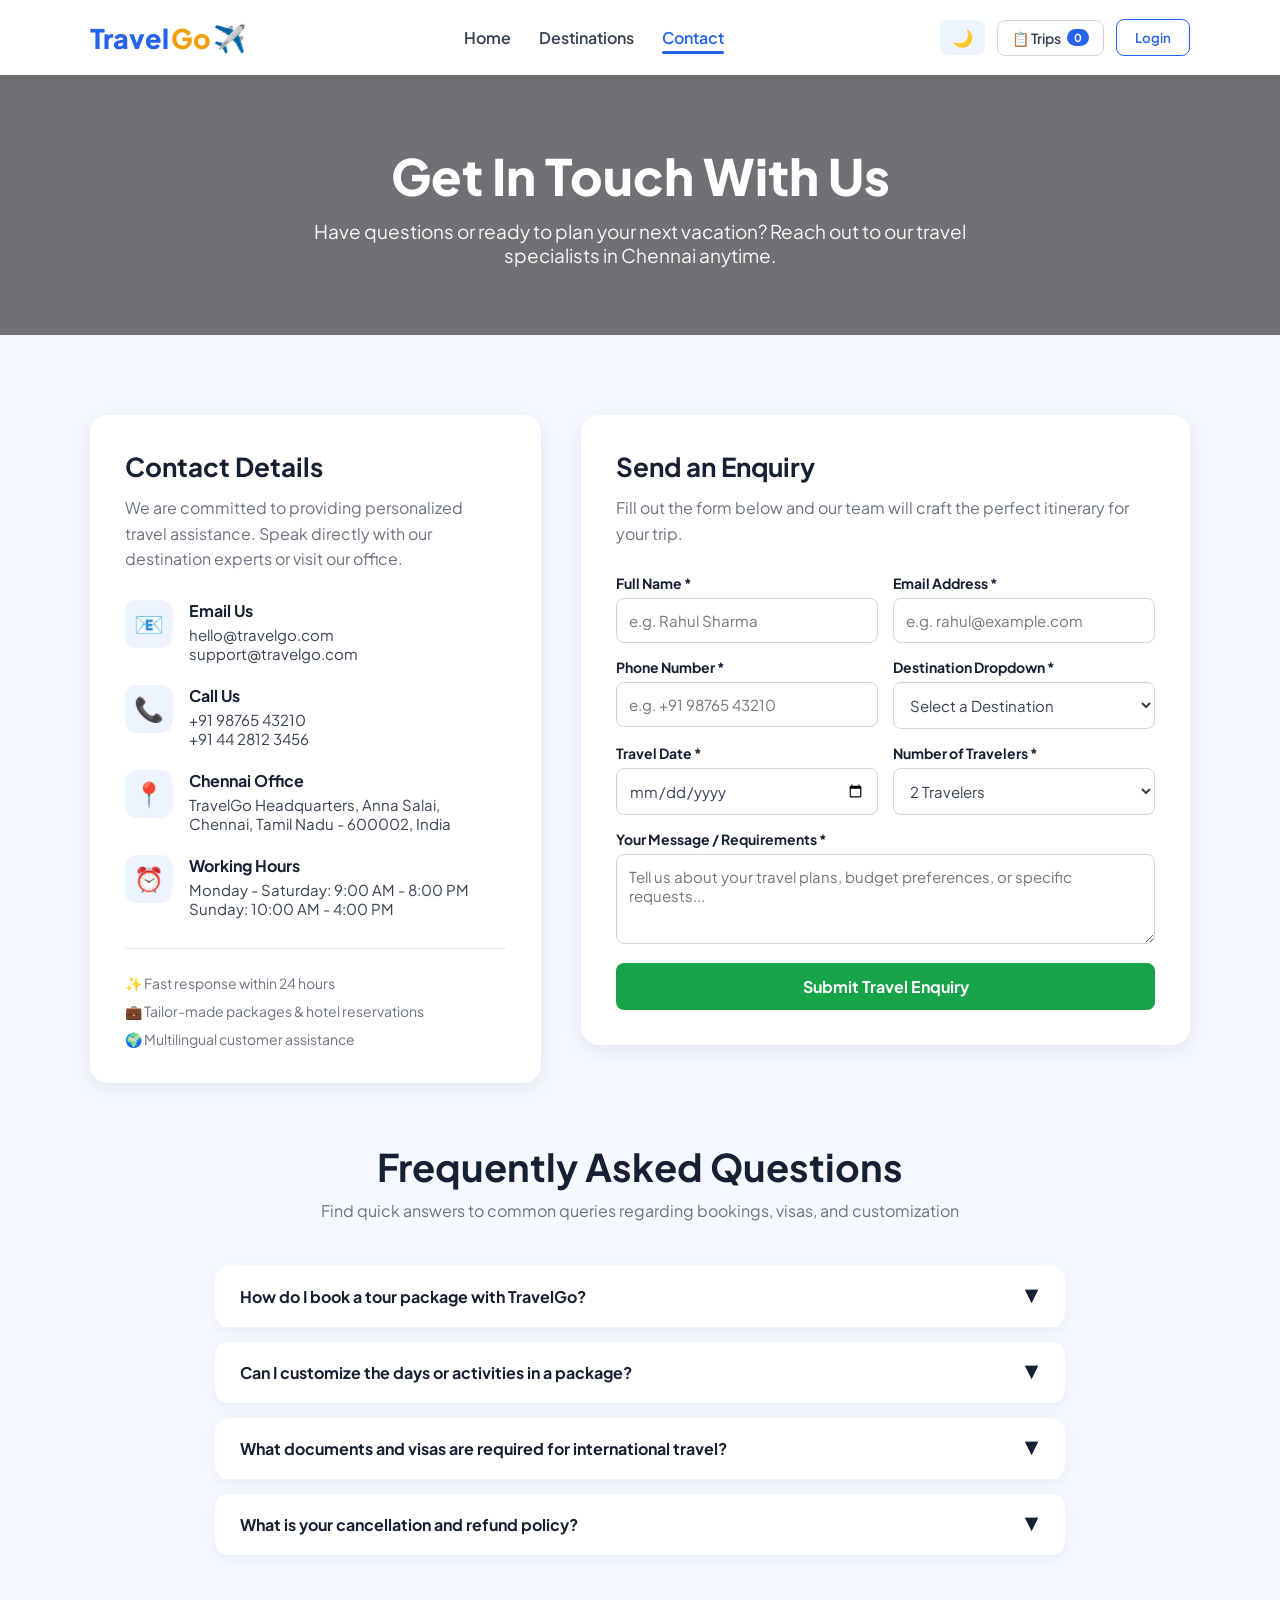
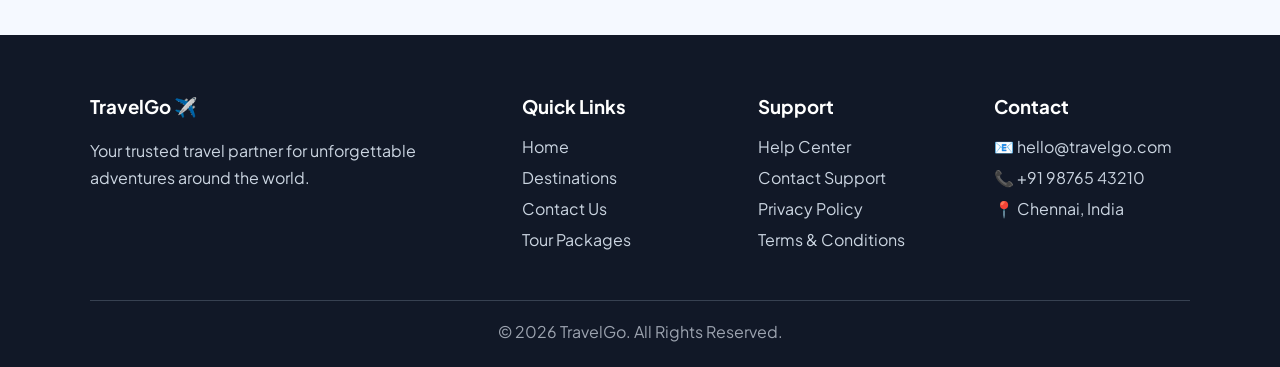
<file: contact.html>
<!DOCTYPE html>
<html lang="en">
<head>
  <meta charset="UTF-8">
  <meta name="viewport" content="width=device-width, initial-scale=1.0">
  <meta name="description" content="Get in touch with TravelGo travel specialists in Chennai. Submit your vacation enquiry for custom tour itineraries, bookings, and customer support.">
  <title>Contact Us & Enquiry | TravelGo</title>

  <!-- External Stylesheet -->
  <link rel="stylesheet" href="css/style.css">
</head>
<body>

  <!-- Navigation Bar -->
  <nav>
    <a href="index.html" class="logo">Travel<span>Go</span> ✈️</a>

    <ul class="nav-links" id="navLinks">
      <li><a href="index.html">Home</a></li>
      <li><a href="destinations.html">Destinations</a></li>
      <li><a href="contact.html" class="active">Contact</a></li>
    </ul>

    <div class="nav-buttons">
      <button class="theme-btn" id="themeBtn" onclick="toggleTheme()" aria-label="Toggle theme mode">🌙</button>
      <button class="bookings-btn" id="myBookingsBtn" onclick="openMyBookings()" aria-label="View My Bookings">📋 Trips <span class="booking-badge" id="bookingCountBadge">0</span></button>
      <button class="login" onclick="openLogin()">Login</button>
      <button class="hamburger" id="hamburgerBtn" aria-label="Toggle menu">☰</button>
    </div>
  </nav>

  <!-- Page Title Banner -->
  <header class="page-banner">
    <h1>Get In Touch With Us</h1>
    <p>Have questions or ready to plan your next vacation? Reach out to our travel specialists in Chennai anytime.</p>
  </header>

  <!-- Contact & Enquiry Section (Two-Column Layout) -->
  <section class="section" id="contact-section">
    <div class="contact-layout">

      <!-- Column 1: Contact Information -->
      <div class="contact-card">
        <h2>Contact Details</h2>
        <p class="contact-intro">
          We are committed to providing personalized travel assistance. Speak directly with our destination experts or visit our office.
        </p>

        <div class="contact-info-list">
          <div class="contact-info-item">
            <div class="contact-info-icon">📧</div>
            <div class="contact-info-text">
              <h3>Email Us</h3>
              <p><a href="mailto:hello@travelgo.com">hello@travelgo.com</a></p>
              <p><a href="mailto:support@travelgo.com">support@travelgo.com</a></p>
            </div>
          </div>

          <div class="contact-info-item">
            <div class="contact-info-icon">📞</div>
            <div class="contact-info-text">
              <h3>Call Us</h3>
              <p><a href="tel:+919876543210">+91 98765 43210</a></p>
              <p><a href="tel:+914428123456">+91 44 2812 3456</a></p>
            </div>
          </div>

          <div class="contact-info-item">
            <div class="contact-info-icon">📍</div>
            <div class="contact-info-text">
              <h3>Chennai Office</h3>
              <p>TravelGo Headquarters, Anna Salai,</p>
              <p>Chennai, Tamil Nadu - 600002, India</p>
            </div>
          </div>

          <div class="contact-info-item">
            <div class="contact-info-icon">⏰</div>
            <div class="contact-info-text">
              <h3>Working Hours</h3>
              <p>Monday - Saturday: 9:00 AM - 8:00 PM</p>
              <p>Sunday: 10:00 AM - 4:00 PM</p>
            </div>
          </div>
        </div>

        <div class="contact-perks">
          <ul>
            <li>✨ Fast response within 24 hours</li>
            <li>💼 Tailor-made packages & hotel reservations</li>
            <li>🌍 Multilingual customer assistance</li>
          </ul>
        </div>
      </div>

      <!-- Column 2: Enquiry Form -->
      <div class="contact-card">
        <h2>Send an Enquiry</h2>
        <p class="contact-intro">Fill out the form below and our team will craft the perfect itinerary for your trip.</p>

        <!-- Inline Status Message Box (No browser alert popups) -->
        <div class="form-alert" id="contactAlert"></div>

        <form id="contactForm" novalidate>
          <div class="form-row">
            <div class="form-group">
              <label for="contactName">Full Name *</label>
              <input type="text" id="contactName" placeholder="e.g. Rahul Sharma" required>
            </div>

            <div class="form-group">
              <label for="contactEmail">Email Address *</label>
              <input type="email" id="contactEmail" placeholder="e.g. rahul@example.com" required>
            </div>
          </div>

          <div class="form-row">
            <div class="form-group">
              <label for="contactPhone">Phone Number *</label>
              <input type="tel" id="contactPhone" placeholder="e.g. +91 98765 43210" required>
            </div>

            <div class="form-group">
              <label for="contactDestination">Destination Dropdown *</label>
              <select id="contactDestination" required>
                <option value="">Select a Destination</option>
                <option value="Paris">Paris, France 🇫🇷</option>
                <option value="Dubai">Dubai, UAE 🇦🇪</option>
                <option value="Bali">Bali, Indonesia 🇮🇩</option>
                <option value="London">London, UK 🇬🇧</option>
                <option value="Maldives">Maldives 🇲🇻</option>
                <option value="Tokyo">Tokyo, Japan 🇯🇵</option>
                <option value="Custom">Custom / Other Destination</option>
              </select>
            </div>
          </div>

          <div class="form-row">
            <div class="form-group">
              <label for="contactDate">Travel Date *</label>
              <input type="date" id="contactDate" required>
            </div>

            <div class="form-group">
              <label for="contactTravelers">Number of Travelers *</label>
              <select id="contactTravelers" required>
                <option value="1 Traveler">1 Traveler</option>
                <option value="2 Travelers" selected>2 Travelers</option>
                <option value="3 Travelers">3 Travelers</option>
                <option value="4 Travelers">4 Travelers</option>
                <option value="5+ Travelers">5+ Travelers</option>
              </select>
            </div>
          </div>

          <div class="form-group">
            <label for="contactMessage">Your Message / Requirements *</label>
            <textarea id="contactMessage" placeholder="Tell us about your travel plans, budget preferences, or specific requests..." required></textarea>
          </div>

          <button class="confirm-btn" type="submit">Submit Travel Enquiry</button>
        </form>
      </div>

    </div>

    <!-- FAQ Accordion Section -->
    <div class="faq-section">
      <div class="section-title">
        <h2>Frequently Asked Questions</h2>
        <p>Find quick answers to common queries regarding bookings, visas, and customization</p>
      </div>

      <div class="faq-container">
        <div class="faq-item">
          <div class="faq-question" onclick="toggleFaq(this)">
            <span>How do I book a tour package with TravelGo?</span>
            <span class="faq-toggle">▼</span>
          </div>
          <div class="faq-answer">
            <p>You can browse any tour package on our Destinations page and click "Book Now". Fill in your basic details, travel dates, and number of guests. Our travel coordinator will contact you to finalize flights, hotel options, and send your itinerary confirmation.</p>
          </div>
        </div>

        <div class="faq-item">
          <div class="faq-question" onclick="toggleFaq(this)">
            <span>Can I customize the days or activities in a package?</span>
            <span class="faq-toggle">▼</span>
          </div>
          <div class="faq-answer">
            <p>Yes, absolutely! All our packages can be tailored to your preferences. You can add extra days, upgrade to 5-star villas, include private sightseeing guides, or choose specific adventure excursions.</p>
          </div>
        </div>

        <div class="faq-item">
          <div class="faq-question" onclick="toggleFaq(this)">
            <span>What documents and visas are required for international travel?</span>
            <span class="faq-toggle">▼</span>
          </div>
          <div class="faq-answer">
            <p>You need a valid passport with at least 6 months of validity from your travel date. Depending on the destination (e.g., Bali, Dubai, Paris), our Chennai visa desk assists you with tourist visas, e-visas, or visa-on-arrival guidelines.</p>
          </div>
        </div>

        <div class="faq-item">
          <div class="faq-question" onclick="toggleFaq(this)">
            <span>What is your cancellation and refund policy?</span>
            <span class="faq-toggle">▼</span>
          </div>
          <div class="faq-answer">
            <p>We offer 100% free cancellation up to 14 days before departure for most packages. For cancellations made within 7-14 days, a nominal processing fee applies. Full details are provided in your personalized booking contract.</p>
          </div>
        </div>
      </div>
    </div>
  </section>

  <!-- Footer Section -->
  <footer id="footer">
    <div class="footer-grid">
      <div>
        <h3>TravelGo ✈️</h3>
        <p>Your trusted travel partner for unforgettable adventures around the world.</p>
      </div>

      <div>
        <h3>Quick Links</h3>
        <ul>
          <li><a href="index.html">Home</a></li>
          <li><a href="destinations.html">Destinations</a></li>
          <li><a href="contact.html">Contact Us</a></li>
          <li><a href="destinations.html#tours">Tour Packages</a></li>
        </ul>
      </div>

      <div>
        <h3>Support</h3>
        <ul>
          <li><a href="contact.html">Help Center</a></li>
          <li><a href="contact.html">Contact Support</a></li>
          <li><a href="#footer">Privacy Policy</a></li>
          <li><a href="#footer">Terms & Conditions</a></li>
        </ul>
      </div>

      <div>
        <h3>Contact</h3>
        <ul>
          <li>📧 <a href="mailto:hello@travelgo.com">hello@travelgo.com</a></li>
          <li>📞 <a href="tel:+919876543210">+91 98765 43210</a></li>
          <li>📍 Chennai, India</li>
        </ul>
      </div>
    </div>

    <div class="copyright">
      © 2026 TravelGo. All Rights Reserved.
    </div>
  </footer>

  <!-- Booking Modal -->
  <div class="modal" id="bookingModal" role="dialog" aria-modal="true" aria-labelledby="bookingTitle">
    <div class="modal-content">
      <span class="close" onclick="closeBooking()">&times;</span>
      <h2 id="bookingTitle">Book Your Trip ✈️</h2>
      <div class="form-alert" id="bookingAlert"></div>

      <form onsubmit="confirmBooking(event)">
        <div class="form-group">
          <label for="selectedPackage">Selected Package</label>
          <input type="text" id="selectedPackage" readonly>
        </div>

        <div class="form-group">
          <label for="bookingName">Full Name</label>
          <input type="text" id="bookingName" placeholder="Enter your name" required>
        </div>

        <div class="form-group">
          <label for="bookingEmail">Email</label>
          <input type="email" id="bookingEmail" placeholder="Enter your email" required>
        </div>

        <div class="form-group">
          <label for="bookingDate">Travel Date</label>
          <input type="date" id="bookingDate" required>
        </div>

        <div class="form-group">
          <label for="bookingTravelers">Travelers</label>
          <select id="bookingTravelers" required>
            <option value="">Select travelers</option>
            <option>1 Traveler</option>
            <option>2 Travelers</option>
            <option>3 Travelers</option>
            <option>4 Travelers</option>
            <option>5+ Travelers</option>
          </select>
        </div>

        <button class="confirm-btn" type="submit">Confirm Booking</button>
      </form>
    </div>
  </div>

  <!-- Login / Register Modal -->
  <div class="modal" id="loginModal" role="dialog" aria-modal="true" aria-labelledby="loginTitle">
    <div class="modal-content">
      <span class="close" onclick="closeLogin()">&times;</span>

      <!-- Modal Tabs for Sign In / Sign Up -->
      <div class="modal-tabs">
        <button class="tab-btn active" id="tabSignIn" onclick="switchAuthTab('login')">Sign In</button>
        <button class="tab-btn" id="tabSignUp" onclick="switchAuthTab('register')">Create Account</button>
      </div>

      <h2 id="loginTitle">Welcome Back ✈️</h2>
      <div class="form-alert" id="loginAlert"></div>

      <form id="authForm" onsubmit="handleAuthSubmit(event)">
        <div class="form-group" id="registerNameGroup" style="display: none;">
          <label for="registerName">Full Name</label>
          <input type="text" id="registerName" placeholder="Enter your full name">
        </div>

        <div class="form-group">
          <label for="loginEmail">Email Address</label>
          <input type="email" id="loginEmail" placeholder="Enter your email" required>
        </div>

        <div class="form-group">
          <label for="loginPassword">Password</label>
          <input type="password" id="loginPassword" placeholder="Enter your password" required>
        </div>

        <button class="confirm-btn" id="authSubmitBtn" type="submit">Sign In</button>
      </form>
    </div>
  </div>

  <!-- My Bookings Modal -->
  <div class="modal" id="myBookingsModal" role="dialog" aria-modal="true" aria-labelledby="myBookingsTitle">
    <div class="modal-content bookings-modal-content">
      <span class="close" onclick="closeMyBookings()">&times;</span>
      <h2 id="myBookingsTitle">My Booked Trips 🧳</h2>
      <div id="bookingsListContainer" class="bookings-list-container"></div>
    </div>
  </div>

  <!-- Toast Notification Container -->
  <div class="toast-notification" id="toastNotification" role="alert" aria-live="polite">
    <span id="toastIcon">✨</span>
    <span id="toastMessage">Action completed</span>
  </div>

  <!-- External Script -->
  <script src="js/script.js"></script>
</body>
</html>
</file>
<file: css/style.css>
/* ==========================================================================
   TravelGo - Global Stylesheet (css/style.css)
   Preserves all original colors, typography, layout, emojis, and dark mode.
   ========================================================================== */

@import url("https://fonts.googleapis.com/css2?family=Plus+Jakarta+Sans:wght@400;500;600;700;800&display=swap");

/* Universal Reset & Base Font */
html {
  scroll-behavior: smooth;
}

* {
  margin: 0;
  padding: 0;
  box-sizing: border-box;
  font-family: "Plus Jakarta Sans", "Segoe UI", Arial, sans-serif;
}

/* CSS Theme Variables */
:root {
  --primary: #2563eb;
  --secondary: #0ea5e9;
  --dark: #172033;
  --text: #374151;
  --light: #f5f9ff;
  --white: #ffffff;
  --green: #16a34a;
}

body {
  background: var(--light);
  color: var(--text);
  transition: background-color 0.3s, color 0.3s;
  min-height: 100vh;
  display: flex;
  flex-direction: column;
}

/* Dark Mode Overrides */
body.dark {
  --light: #111827;
  --white: #1f2937;
  --dark: #f9fafb;
  --text: #e5e7eb;
}

/* Navigation Bar */
nav {
  height: 75px;
  background: var(--white);
  display: flex;
  justify-content: space-between;
  align-items: center;
  padding: 0 7%;
  box-shadow: 0 2px 15px rgba(0, 0, 0, 0.08);
  position: sticky;
  top: 0;
  z-index: 1000;
  transition: background-color 0.3s;
}

.logo {
  font-size: 27px;
  font-weight: 800;
  color: var(--primary);
  text-decoration: none;
  display: inline-flex;
  align-items: center;
  gap: 2px;
}

.logo span {
  color: #f59e0b;
}

.nav-links {
  display: flex;
  gap: 28px;
  list-style: none;
}

.nav-links a {
  text-decoration: none;
  color: var(--text);
  font-weight: 600;
  transition: color 0.3s;
  padding: 6px 0;
  position: relative;
}

.nav-links a:hover {
  color: var(--primary);
}

/* Active Navigation Link Highlighting */
.nav-links a.active {
  color: var(--primary);
}

.nav-links a.active::after {
  content: "";
  position: absolute;
  bottom: 0;
  left: 0;
  width: 100%;
  height: 3px;
  background: var(--primary);
  border-radius: 2px;
}

.nav-buttons {
  display: flex;
  align-items: center;
  gap: 12px;
}

.login {
  border: 1px solid var(--primary);
  background: transparent;
  color: var(--primary);
  padding: 9px 18px;
  border-radius: 8px;
  cursor: pointer;
  font-weight: 600;
  transition: background-color 0.2s, color 0.2s;
}

.login:hover {
  background: var(--primary);
  color: white;
}

.theme-btn {
  border: none;
  background: #eef4ff;
  padding: 9px 12px;
  border-radius: 8px;
  cursor: pointer;
  font-size: 17px;
  transition: background-color 0.2s;
  line-height: 1;
}

body.dark .theme-btn {
  background: #374151;
  color: #f9fafb;
}

/* Hamburger Menu Toggle Button */
.hamburger {
  display: none;
  background: transparent;
  border: none;
  font-size: 26px;
  color: var(--text);
  cursor: pointer;
  padding: 6px;
  line-height: 1;
}

/* Hero Section */
.hero {
  min-height: 600px;
  background:
    linear-gradient(rgba(0, 0, 0, 0.4), rgba(0, 0, 0, 0.4)),
    url("https://images.unsplash.com/photo-1507525428034-b723cf961d3e?auto=format&fit=crop&w=1600&q=80");
  background-size: cover;
  background-position: center;
  display: flex;
  justify-content: center;
  align-items: center;
  text-align: center;
  padding: 30px;
}

.hero-content {
  max-width: 900px;
  color: white;
}

.hero-content h1 {
  font-size: clamp(40px, 7vw, 72px);
  margin-bottom: 15px;
  font-weight: 800;
}

.hero-content p {
  font-size: 20px;
  margin-bottom: 35px;
}

/* Search Box Component */
.search-box {
  background: white;
  padding: 12px;
  border-radius: 15px;
  display: grid;
  grid-template-columns: 1.5fr 1fr 1fr 1fr auto;
  gap: 10px;
  color: #333;
  box-shadow: 0 10px 35px rgba(0, 0, 0, 0.2);
  align-items: center;
}

body.dark .search-box {
  background: #1f2937;
  color: #f9fafb;
}

.search-item {
  text-align: left;
  padding: 10px;
}

.search-item label {
  display: block;
  font-size: 12px;
  color: #777;
  margin-bottom: 5px;
  font-weight: 600;
}

body.dark .search-item label {
  color: #9ca3af;
}

.search-item input,
.search-item select {
  width: 100%;
  border: none;
  outline: none;
  font-size: 15px;
  background: transparent;
  color: inherit;
}

.search-item input.input-error {
  outline: 2px solid #ef4444;
  border-radius: 4px;
}

.search-feedback {
  grid-column: 1 / -1;
  color: #ef4444;
  font-size: 13px;
  font-weight: 600;
  text-align: left;
  padding: 2px 10px 6px;
  display: none;
}

.search-feedback.active {
  display: block;
}

.search-btn {
  border: none;
  background: var(--primary);
  color: white;
  padding: 0 25px;
  height: 100%;
  min-height: 48px;
  border-radius: 10px;
  cursor: pointer;
  font-weight: bold;
  font-size: 15px;
  transition: background-color 0.2s;
}

.search-btn:hover {
  background: #1d4ed8;
}

/* Page Header Banner (for Destinations & Contact pages) */
.page-banner {
  min-height: 260px;
  background:
    linear-gradient(rgba(0, 0, 0, 0.55), rgba(0, 0, 0, 0.55)),
    url("https://images.unsplash.com/photo-1507525428034-b723cf961d3e?auto=format&fit=crop&w=1600&q=80");
  background-size: cover;
  background-position: center;
  display: flex;
  flex-direction: column;
  justify-content: center;
  align-items: center;
  text-align: center;
  padding: 50px 7%;
  color: white;
}

.page-banner h1 {
  font-size: clamp(34px, 5vw, 50px);
  margin-bottom: 12px;
  font-weight: 800;
}

.page-banner p {
  font-size: 19px;
  max-width: 680px;
  opacity: 0.95;
}

/* General Sections */
.section {
  padding: 80px 7%;
}

.section-title {
  text-align: center;
  margin-bottom: 45px;
}

.section-title h2 {
  font-size: 38px;
  color: var(--dark);
  margin-bottom: 10px;
}

.section-title p {
  color: #6b7280;
  font-size: 16px;
}

body.dark .section-title p {
  color: #9ca3af;
}

/* Popular Destinations Grid */
.destinations {
  display: grid;
  grid-template-columns: repeat(3, 1fr);
  gap: 25px;
}

.destination {
  height: 300px;
  border-radius: 18px;
  overflow: hidden;
  position: relative;
  cursor: pointer;
}

.destination img {
  width: 100%;
  height: 100%;
  object-fit: cover;
  transition: transform 0.5s;
  display: block;
}

.destination:hover img {
  transform: scale(1.08);
}

.destination-info {
  position: absolute;
  bottom: 0;
  width: 100%;
  padding: 25px;
  color: white;
  background: linear-gradient(transparent, rgba(0, 0, 0, 0.8));
}

.destination-info h3 {
  font-size: 25px;
}

.destination-info p {
  margin-top: 5px;
}

/* "View All Destinations" Button Container */
.view-all-container {
  text-align: center;
  margin-top: 45px;
}

.view-all-btn {
  display: inline-block;
  background: var(--primary);
  color: white;
  padding: 13px 32px;
  border-radius: 10px;
  text-decoration: none;
  font-weight: bold;
  font-size: 16px;
  transition: background-color 0.2s, transform 0.2s;
}

.view-all-btn:hover {
  background: #1d4ed8;
  transform: translateY(-2px);
}

/* Tour Packages Grid */
.tour-grid {
  display: grid;
  grid-template-columns: repeat(3, 1fr);
  gap: 25px;
}

.tour-card {
  background: var(--white);
  border-radius: 16px;
  overflow: hidden;
  box-shadow: 0 5px 20px rgba(0, 0, 0, 0.08);
  transition: transform 0.3s;
}

.tour-card:hover {
  transform: translateY(-8px);
}

.tour-image {
  position: relative;
  height: 220px;
}

.tour-image img {
  width: 100%;
  height: 100%;
  object-fit: cover;
  display: block;
}

.badge {
  position: absolute;
  top: 15px;
  left: 15px;
  background: #ef4444;
  color: white;
  padding: 6px 12px;
  border-radius: 20px;
  font-size: 12px;
  font-weight: bold;
}

.tour-content {
  padding: 20px;
}

.tour-content h3 {
  color: var(--dark);
  font-size: 21px;
  margin-bottom: 10px;
}

.rating {
  color: #f59e0b;
  margin-bottom: 12px;
}

.tour-info {
  display: flex;
  justify-content: space-between;
  color: #6b7280;
  font-size: 14px;
  margin-bottom: 18px;
}

body.dark .tour-info {
  color: #9ca3af;
}

.price {
  color: var(--primary);
  font-size: 22px;
  font-weight: 800;
}

.book-btn {
  width: 100%;
  padding: 12px;
  border: none;
  background: var(--primary);
  color: white;
  border-radius: 8px;
  cursor: pointer;
  margin-top: 15px;
  font-weight: bold;
  font-size: 15px;
  transition: background-color 0.2s;
}

.book-btn:hover {
  background: #1d4ed8;
}

/* Offer Banner Section */
.offer {
  margin: 20px 7% 80px;
  min-height: 280px;
  border-radius: 20px;
  padding: 50px;
  color: white;
  display: flex;
  align-items: center;
  background:
    linear-gradient(90deg, rgba(37, 99, 235, 0.95), rgba(14, 165, 233, 0.65)),
    url("https://images.unsplash.com/photo-1469474968028-56623f02e42e?auto=format&fit=crop&w=1400&q=80")
    center/cover;
}

.offer-content {
  max-width: 600px;
}

.offer h2 {
  font-size: 38px;
  margin-bottom: 15px;
}

.offer p {
  font-size: 18px;
  margin-bottom: 20px;
}

.offer button {
  padding: 12px 25px;
  border: none;
  border-radius: 8px;
  background: white;
  color: var(--primary);
  font-weight: bold;
  cursor: pointer;
  font-size: 15px;
  transition: background-color 0.2s;
}

.offer button:hover {
  background: #f1f5f9;
}

/* Features (Why Choose Us) Grid */
.features {
  display: grid;
  grid-template-columns: repeat(4, 1fr);
  gap: 20px;
}

.feature {
  background: var(--white);
  padding: 30px 20px;
  text-align: center;
  border-radius: 15px;
  box-shadow: 0 4px 15px rgba(0, 0, 0, 0.04);
  transition: background-color 0.3s;
}

.feature-icon {
  font-size: 40px;
  margin-bottom: 15px;
}

.feature h3 {
  color: var(--dark);
  margin-bottom: 8px;
}

.feature p {
  color: #6b7280;
  font-size: 15px;
  line-height: 1.5;
}

body.dark .feature p {
  color: #9ca3af;
}

/* Contact Page 2-Column Layout */
.contact-layout {
  display: grid;
  grid-template-columns: 1fr 1.35fr;
  gap: 40px;
  align-items: start;
}

.contact-card {
  background: var(--white);
  padding: 35px;
  border-radius: 18px;
  box-shadow: 0 5px 20px rgba(0, 0, 0, 0.08);
  transition: background-color 0.3s;
}

.contact-card h2 {
  color: var(--dark);
  font-size: 26px;
  margin-bottom: 12px;
}

.contact-intro {
  color: #6b7280;
  margin-bottom: 28px;
  line-height: 1.6;
}

body.dark .contact-intro {
  color: #9ca3af;
}

.contact-info-list {
  display: flex;
  flex-direction: column;
  gap: 22px;
}

.contact-info-item {
  display: flex;
  align-items: flex-start;
  gap: 16px;
}

.contact-info-icon {
  font-size: 24px;
  width: 48px;
  height: 48px;
  background: #eef4ff;
  border-radius: 12px;
  display: flex;
  align-items: center;
  justify-content: center;
  flex-shrink: 0;
}

body.dark .contact-info-icon {
  background: #374151;
}

.contact-info-text h3 {
  font-size: 16px;
  color: var(--dark);
  margin-bottom: 4px;
}

.contact-info-text p,
.contact-info-text a {
  color: var(--text);
  font-size: 15px;
  text-decoration: none;
}

.contact-info-text a:hover {
  color: var(--primary);
}

.contact-perks {
  margin-top: 30px;
  padding-top: 25px;
  border-top: 1px solid rgba(0, 0, 0, 0.08);
}

body.dark .contact-perks {
  border-top-color: #374151;
}

.contact-perks ul {
  list-style: none;
  display: flex;
  flex-direction: column;
  gap: 10px;
}

.contact-perks li {
  color: #6b7280;
  font-size: 14px;
}

body.dark .contact-perks li {
  color: #9ca3af;
}

/* Form Styles */
.form-row {
  display: grid;
  grid-template-columns: 1fr 1fr;
  gap: 15px;
}

.form-alert {
  display: none;
  padding: 14px 18px;
  border-radius: 10px;
  margin-bottom: 20px;
  font-size: 15px;
  font-weight: 500;
  line-height: 1.5;
}

.form-alert.success {
  display: block;
  background: #dcfce7;
  color: #15803d;
  border: 1px solid #86efac;
}

.form-alert.error {
  display: block;
  background: #fee2e2;
  color: #b91c1c;
  border: 1px solid #fca5a5;
}

body.dark .form-alert.success {
  background: rgba(22, 163, 74, 0.2);
  color: #4ade80;
  border-color: rgba(22, 163, 74, 0.4);
}

body.dark .form-alert.error {
  background: rgba(239, 68, 68, 0.2);
  color: #f87171;
  border-color: rgba(239, 68, 68, 0.4);
}

/* Footer Section */
footer {
  background: #111827;
  color: white;
  padding: 60px 7% 25px;
  margin-top: auto;
}

.footer-grid {
  display: grid;
  grid-template-columns: 2fr 1fr 1fr 1fr;
  gap: 40px;
  margin-bottom: 40px;
}

footer h3 {
  margin-bottom: 18px;
  color: white;
}

footer p {
  color: #cbd5e1;
  line-height: 1.7;
}

footer ul {
  list-style: none;
}

footer li {
  margin-bottom: 10px;
  color: #cbd5e1;
}

footer a {
  color: #cbd5e1;
  text-decoration: none;
  transition: color 0.2s;
}

footer a:hover {
  color: white;
}

.copyright {
  border-top: 1px solid #374151;
  padding-top: 20px;
  text-align: center;
  color: #9ca3af;
}

/* Modals (Booking & Login) */
.modal {
  display: none;
  position: fixed;
  inset: 0;
  background: rgba(0, 0, 0, 0.65);
  z-index: 2000;
  justify-content: center;
  align-items: center;
  padding: 20px;
}

.modal.active {
  display: flex;
}

.modal-content {
  background: var(--white);
  width: 100%;
  max-width: 500px;
  border-radius: 15px;
  padding: 30px;
  position: relative;
  box-shadow: 0 20px 40px rgba(0, 0, 0, 0.2);
  transition: background-color 0.3s;
}

.modal-content h2 {
  color: var(--dark);
  margin-bottom: 20px;
}

.close {
  position: absolute;
  right: 20px;
  top: 15px;
  font-size: 25px;
  cursor: pointer;
  color: var(--text);
  line-height: 1;
}

.form-group {
  margin-bottom: 15px;
}

.form-group label {
  display: block;
  margin-bottom: 6px;
  font-weight: bold;
  color: var(--dark);
  font-size: 14px;
}

.form-group input,
.form-group select,
.form-group textarea {
  width: 100%;
  padding: 12px;
  border: 1px solid #d1d5db;
  border-radius: 8px;
  outline: none;
  background: var(--white);
  color: var(--text);
  font-size: 15px;
  font-family: inherit;
  transition: border-color 0.2s;
}

.form-group textarea {
  resize: vertical;
  min-height: 90px;
}

.form-group input:focus,
.form-group select:focus,
.form-group textarea:focus {
  border-color: var(--primary);
}

body.dark .form-group input,
body.dark .form-group select,
body.dark .form-group textarea {
  border-color: #4b5563;
}

.confirm-btn {
  width: 100%;
  padding: 13px;
  background: var(--green);
  color: white;
  border: none;
  border-radius: 8px;
  cursor: pointer;
  font-weight: bold;
  font-size: 16px;
  transition: background-color 0.2s;
}

.confirm-btn:hover {
  background: #15803d;
}

/* ==========================================================================
   Bookings Button & My Bookings Modal
   ========================================================================== */
.bookings-btn {
  border: 1px solid #d1d5db;
  background: var(--white);
  color: var(--text);
  padding: 8px 14px;
  border-radius: 8px;
  cursor: pointer;
  font-weight: 600;
  font-size: 14px;
  display: inline-flex;
  align-items: center;
  gap: 6px;
  transition: all 0.2s ease;
}

.bookings-btn:hover {
  border-color: var(--primary);
  color: var(--primary);
  background: #f0f7ff;
}

body.dark .bookings-btn {
  border-color: #4b5563;
  background: #1f2937;
  color: #f3f4f6;
}

body.dark .bookings-btn:hover {
  background: #374151;
  color: #93c5fd;
}

.booking-badge {
  background: var(--primary);
  color: white;
  font-size: 11px;
  font-weight: 700;
  padding: 2px 7px;
  border-radius: 12px;
  line-height: 1.2;
}

.bookings-modal-content {
  max-width: 650px;
  max-height: 85vh;
  display: flex;
  flex-direction: column;
}

.bookings-list-container {
  overflow-y: auto;
  max-height: 60vh;
  padding-right: 5px;
  display: flex;
  flex-direction: column;
  gap: 16px;
  margin-top: 15px;
}

.booking-card {
  border: 1px solid #e5e7eb;
  border-radius: 12px;
  padding: 18px;
  background: var(--light);
  display: flex;
  flex-direction: column;
  gap: 12px;
  transition: box-shadow 0.2s;
}

body.dark .booking-card {
  border-color: #374151;
  background: #111827;
}

.booking-card-header {
  display: flex;
  justify-content: space-between;
  align-items: flex-start;
  gap: 10px;
}

.booking-card-header h3 {
  font-size: 18px;
  color: var(--dark);
  margin-bottom: 3px;
}

.booking-ref-tag {
  font-size: 12px;
  color: #6b7280;
  font-family: monospace;
  font-weight: 600;
}

body.dark .booking-ref-tag {
  color: #9ca3af;
}

.booking-status {
  background: #dcfce7;
  color: #15803d;
  font-size: 12px;
  font-weight: 700;
  padding: 4px 10px;
  border-radius: 20px;
  display: inline-flex;
  align-items: center;
  gap: 4px;
}

body.dark .booking-status {
  background: rgba(34, 197, 94, 0.2);
  color: #4ade80;
}

.booking-details-grid {
  display: grid;
  grid-template-columns: repeat(2, 1fr);
  gap: 10px;
  font-size: 14px;
  color: var(--text);
  border-top: 1px dashed #d1d5db;
  border-bottom: 1px dashed #d1d5db;
  padding: 10px 0;
}

body.dark .booking-details-grid {
  border-color: #374151;
}

.booking-card-footer {
  display: flex;
  justify-content: space-between;
  align-items: center;
  font-size: 12px;
  color: #6b7280;
}

body.dark .booking-card-footer {
  color: #9ca3af;
}

.cancel-booking-btn {
  background: transparent;
  border: 1px solid #ef4444;
  color: #ef4444;
  padding: 5px 12px;
  border-radius: 6px;
  cursor: pointer;
  font-size: 12px;
  font-weight: 600;
  transition: all 0.2s;
}

.cancel-booking-btn:hover {
  background: #ef4444;
  color: white;
}

.empty-bookings-box {
  text-align: center;
  padding: 40px 20px;
}

.empty-bookings-box h3 {
  font-size: 20px;
  color: var(--dark);
  margin-bottom: 8px;
}

.empty-bookings-box p {
  color: #6b7280;
  margin-bottom: 20px;
}

/* ==========================================================================
   Interactive Destination Filter & Search Bar
   ========================================================================== */
.filter-wrapper {
  margin-bottom: 35px;
  display: flex;
  flex-direction: column;
  gap: 20px;
}

.search-filter-box {
  position: relative;
  max-width: 550px;
  margin: 0 auto;
  width: 100%;
}

.search-filter-box input {
  width: 100%;
  padding: 14px 20px 14px 45px;
  border: 1.5px solid #d1d5db;
  border-radius: 30px;
  background: var(--white);
  color: var(--text);
  font-size: 15px;
  outline: none;
  box-shadow: 0 4px 15px rgba(0, 0, 0, 0.05);
  transition: border-color 0.2s, box-shadow 0.2s;
}

.search-filter-box input:focus {
  border-color: var(--primary);
  box-shadow: 0 4px 20px rgba(37, 99, 235, 0.15);
}

body.dark .search-filter-box input {
  border-color: #4b5563;
  background: #1f2937;
}

.search-filter-box .search-icon {
  position: absolute;
  left: 18px;
  top: 50%;
  transform: translateY(-50%);
  font-size: 17px;
  pointer-events: none;
  opacity: 0.7;
}

.filter-pills {
  display: flex;
  flex-wrap: wrap;
  gap: 10px;
  justify-content: center;
}

.filter-pill {
  padding: 8px 18px;
  border-radius: 20px;
  border: 1px solid #d1d5db;
  background: var(--white);
  color: var(--text);
  cursor: pointer;
  font-weight: 600;
  font-size: 14px;
  transition: all 0.2s ease;
  user-select: none;
}

.filter-pill:hover {
  border-color: var(--primary);
  color: var(--primary);
  transform: translateY(-1px);
}

.filter-pill.active {
  background: var(--primary);
  color: white;
  border-color: var(--primary);
  box-shadow: 0 4px 12px rgba(37, 99, 235, 0.25);
}

body.dark .filter-pill {
  border-color: #4b5563;
  background: #1f2937;
}

body.dark .filter-pill.active {
  background: var(--primary);
  color: white;
}

.filter-status {
  text-align: center;
  font-size: 14px;
  color: #6b7280;
  margin-top: -5px;
}

body.dark .filter-status {
  color: #9ca3af;
}

.filter-status .reset-link {
  color: var(--primary);
  cursor: pointer;
  margin-left: 8px;
  font-weight: 600;
  text-decoration: underline;
}

.no-results-msg {
  display: none;
  text-align: center;
  padding: 60px 20px;
  background: var(--white);
  border-radius: 16px;
  grid-column: 1 / -1;
  box-shadow: 0 4px 15px rgba(0, 0, 0, 0.04);
}

.no-results-msg.active {
  display: block;
}

.no-results-msg h3 {
  font-size: 22px;
  color: var(--dark);
  margin-bottom: 8px;
}

.no-results-msg p {
  color: #6b7280;
  margin-bottom: 18px;
}

/* Tour Card Extras */
.tour-card .tour-tag {
  display: inline-block;
  background: #e0f2fe;
  color: #0369a1;
  font-size: 11px;
  font-weight: 700;
  padding: 3px 8px;
  border-radius: 6px;
  margin-bottom: 8px;
  text-transform: uppercase;
  letter-spacing: 0.5px;
}

body.dark .tour-card .tour-tag {
  background: rgba(14, 165, 233, 0.2);
  color: #38bdf8;
}

.destination-tag {
  position: absolute;
  top: 15px;
  right: 15px;
  background: rgba(0, 0, 0, 0.55);
  backdrop-filter: blur(4px);
  color: white;
  padding: 4px 10px;
  border-radius: 20px;
  font-size: 12px;
  font-weight: 600;
}

/* ==========================================================================
   Testimonials Section
   ========================================================================== */
.testimonials-grid {
  display: grid;
  grid-template-columns: repeat(3, 1fr);
  gap: 25px;
}

.testimonial-card {
  background: var(--white);
  padding: 30px;
  border-radius: 18px;
  box-shadow: 0 5px 20px rgba(0, 0, 0, 0.06);
  display: flex;
  flex-direction: column;
  justify-content: space-between;
  transition: transform 0.3s, box-shadow 0.3s;
}

.testimonial-card:hover {
  transform: translateY(-5px);
  box-shadow: 0 12px 30px rgba(0, 0, 0, 0.1);
}

.testimonial-rating {
  color: #f59e0b;
  font-size: 16px;
  margin-bottom: 14px;
}

.testimonial-quote {
  font-size: 15px;
  line-height: 1.7;
  color: var(--text);
  margin-bottom: 22px;
  font-style: italic;
}

.testimonial-author {
  display: flex;
  align-items: center;
  gap: 14px;
  border-top: 1px solid rgba(0, 0, 0, 0.06);
  padding-top: 18px;
}

body.dark .testimonial-author {
  border-top-color: #374151;
}

.author-avatar {
  width: 46px;
  height: 46px;
  border-radius: 50%;
  object-fit: cover;
  border: 2px solid var(--primary);
}

.author-info h4 {
  font-size: 16px;
  color: var(--dark);
  margin-bottom: 2px;
}

.author-info p {
  font-size: 13px;
  color: #6b7280;
}

body.dark .author-info p {
  color: #9ca3af;
}

/* ==========================================================================
   Newsletter Section
   ========================================================================== */
.newsletter-section {
  padding: 40px 7% 80px;
}

.newsletter-card {
  background: linear-gradient(135deg, #1e3a8a 0%, #2563eb 50%, #0ea5e9 100%);
  border-radius: 24px;
  padding: 50px 40px;
  color: white;
  text-align: center;
  box-shadow: 0 15px 35px rgba(37, 99, 235, 0.25);
  position: relative;
  overflow: hidden;
}

.newsletter-card h2 {
  font-size: clamp(28px, 4vw, 38px);
  margin-bottom: 12px;
  font-weight: 800;
}

.newsletter-card p {
  font-size: 17px;
  max-width: 600px;
  margin: 0 auto 28px;
  opacity: 0.95;
}

.newsletter-form {
  display: flex;
  gap: 10px;
  max-width: 500px;
  margin: 0 auto;
}

.newsletter-form input {
  flex: 1;
  padding: 14px 20px;
  border: none;
  border-radius: 10px;
  font-size: 15px;
  outline: none;
  color: #172033;
}

.newsletter-form button {
  padding: 14px 28px;
  background: #f59e0b;
  color: white;
  border: none;
  border-radius: 10px;
  font-weight: 700;
  font-size: 15px;
  cursor: pointer;
  transition: background-color 0.2s, transform 0.2s;
  white-space: nowrap;
}

.newsletter-form button:hover {
  background: #d97706;
  transform: translateY(-2px);
}

.newsletter-feedback {
  margin-top: 14px;
  font-size: 14px;
  font-weight: 600;
  display: none;
}

.newsletter-feedback.active {
  display: block;
}

/* ==========================================================================
   FAQ Accordion Section (Contact Page)
   ========================================================================== */
.faq-section {
  margin-top: 60px;
}

.faq-container {
  max-width: 850px;
  margin: 0 auto;
  display: flex;
  flex-direction: column;
  gap: 15px;
}

.faq-item {
  background: var(--white);
  border-radius: 14px;
  box-shadow: 0 4px 15px rgba(0, 0, 0, 0.05);
  overflow: hidden;
  transition: box-shadow 0.2s;
}

.faq-item:hover {
  box-shadow: 0 6px 20px rgba(0, 0, 0, 0.08);
}

.faq-question {
  padding: 20px 25px;
  cursor: pointer;
  display: flex;
  justify-content: space-between;
  align-items: center;
  font-weight: 700;
  font-size: 16px;
  color: var(--dark);
  user-select: none;
  transition: color 0.2s;
}

.faq-question:hover {
  color: var(--primary);
}

.faq-question .faq-toggle {
  font-size: 18px;
  transition: transform 0.3s ease;
  line-height: 1;
}

.faq-item.open .faq-toggle {
  transform: rotate(180deg);
}

.faq-answer {
  max-height: 0;
  overflow: hidden;
  transition: max-height 0.35s ease, padding 0.35s ease;
  padding: 0 25px;
  color: #4b5563;
  line-height: 1.7;
  font-size: 15px;
}

body.dark .faq-answer {
  color: #9ca3af;
}

.faq-item.open .faq-answer {
  max-height: 300px;
  padding: 0 25px 22px;
}

/* ==========================================================================
   Modal Tab Switcher (Login / Register)
   ========================================================================== */
.modal-tabs {
  display: flex;
  gap: 10px;
  border-bottom: 2px solid #e5e7eb;
  margin-bottom: 22px;
  padding-bottom: 2px;
}

body.dark .modal-tabs {
  border-bottom-color: #374151;
}

.tab-btn {
  background: transparent;
  border: none;
  font-size: 16px;
  font-weight: 700;
  color: #6b7280;
  cursor: pointer;
  padding: 8px 16px;
  position: relative;
  transition: color 0.2s;
}

.tab-btn.active {
  color: var(--primary);
}

.tab-btn.active::after {
  content: "";
  position: absolute;
  bottom: -4px;
  left: 0;
  width: 100%;
  height: 3px;
  background: var(--primary);
  border-radius: 2px;
}

/* User Badge in Nav */
.user-nav-badge {
  display: inline-flex;
  align-items: center;
  gap: 8px;
  background: #eef4ff;
  color: var(--primary);
  padding: 7px 14px;
  border-radius: 20px;
  font-weight: 600;
  font-size: 14px;
}

body.dark .user-nav-badge {
  background: #374151;
  color: #93c5fd;
}

.user-nav-badge .logout-link {
  color: #ef4444;
  cursor: pointer;
  font-size: 12px;
  margin-left: 4px;
  text-decoration: underline;
}

/* ==========================================================================
   Toast Notification Component
   ========================================================================== */
.toast-notification {
  position: fixed;
  bottom: 30px;
  right: 30px;
  background: #172033;
  color: white;
  padding: 16px 24px;
  border-radius: 12px;
  box-shadow: 0 10px 30px rgba(0, 0, 0, 0.25);
  z-index: 9999;
  display: flex;
  align-items: center;
  gap: 12px;
  font-size: 15px;
  font-weight: 600;
  transform: translateY(100px);
  opacity: 0;
  transition: transform 0.3s ease, opacity 0.3s ease;
  pointer-events: none;
}

.toast-notification.toast-show {
  transform: translateY(0);
  opacity: 1;
  pointer-events: auto;
}

.toast-notification.success {
  border-left: 5px solid #22c55e;
}

.toast-notification.info {
  border-left: 5px solid #0ea5e9;
}

/* ==========================================================================
   Responsive Breakpoints
   ========================================================================== */

/* Tablet & Smaller Desktops (max-width: 900px) */
@media (max-width: 900px) {
  .hamburger {
    display: block;
  }

  .nav-links {
    display: none;
    position: absolute;
    top: 75px;
    left: 0;
    width: 100%;
    background: var(--white);
    flex-direction: column;
    padding: 20px 7%;
    gap: 16px;
    box-shadow: 0 10px 20px rgba(0, 0, 0, 0.1);
    border-top: 1px solid rgba(0, 0, 0, 0.06);
  }

  .nav-links.open {
    display: flex;
  }

  .search-box {
    grid-template-columns: 1fr 1fr;
  }

  .search-btn {
    padding: 15px;
  }

  .destinations,
  .tour-grid,
  .testimonials-grid {
    grid-template-columns: repeat(2, 1fr);
  }

  .features {
    grid-template-columns: repeat(2, 1fr);
  }

  .footer-grid {
    grid-template-columns: repeat(2, 1fr);
  }

  .contact-layout {
    grid-template-columns: 1fr;
  }
}

/* Mobile Screens (max-width: 600px) */
@media (max-width: 600px) {
  nav {
    padding: 0 5%;
  }

  .hero {
    min-height: 700px;
  }

  .search-box {
    grid-template-columns: 1fr;
  }

  .search-btn {
    padding: 14px;
  }

  .destinations,
  .tour-grid,
  .testimonials-grid,
  .features,
  .footer-grid {
    grid-template-columns: 1fr;
  }

  .newsletter-form {
    flex-direction: column;
  }

  .section {
    padding: 60px 5%;
  }

  .offer {
    margin: 0 5% 60px;
    padding: 35px 25px;
  }

  .offer h2 {
    font-size: 30px;
  }

  .form-row {
    grid-template-columns: 1fr;
  }

  .contact-card {
    padding: 25px 20px;
  }
}
</file>
